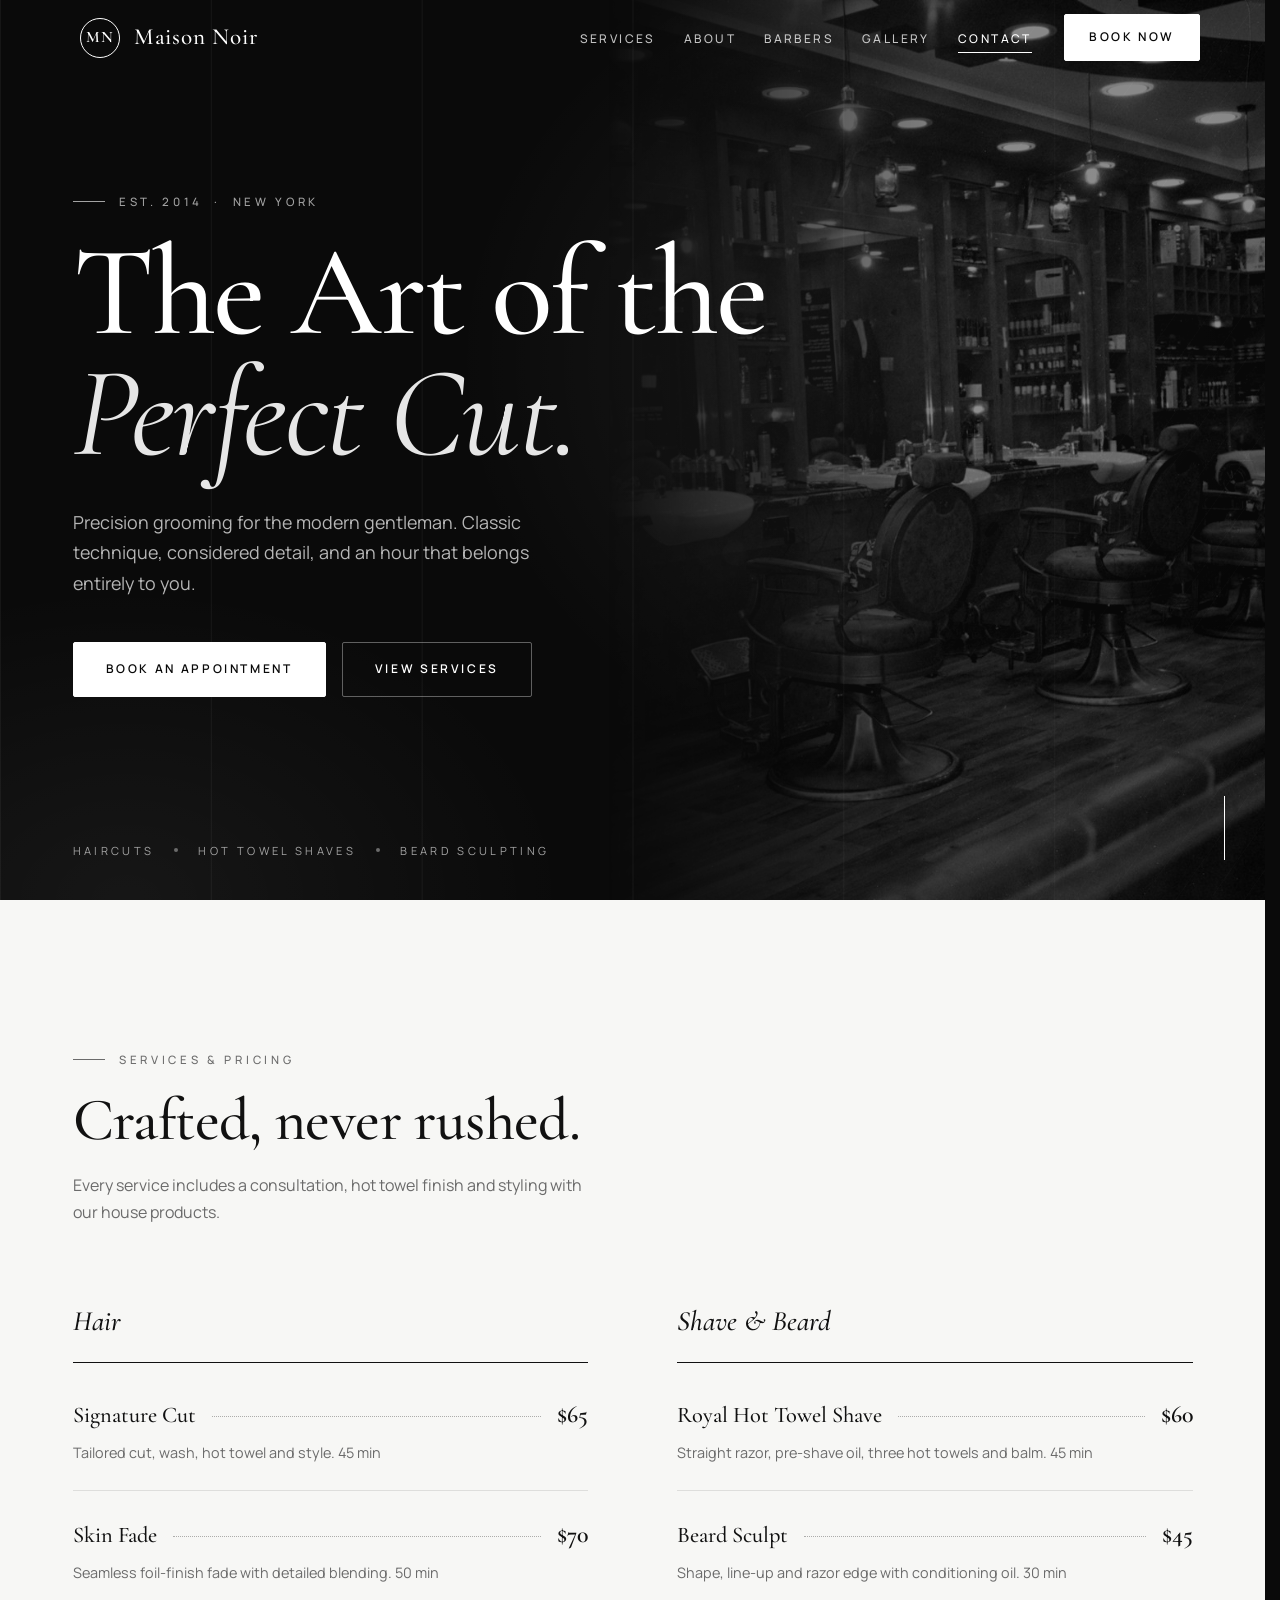
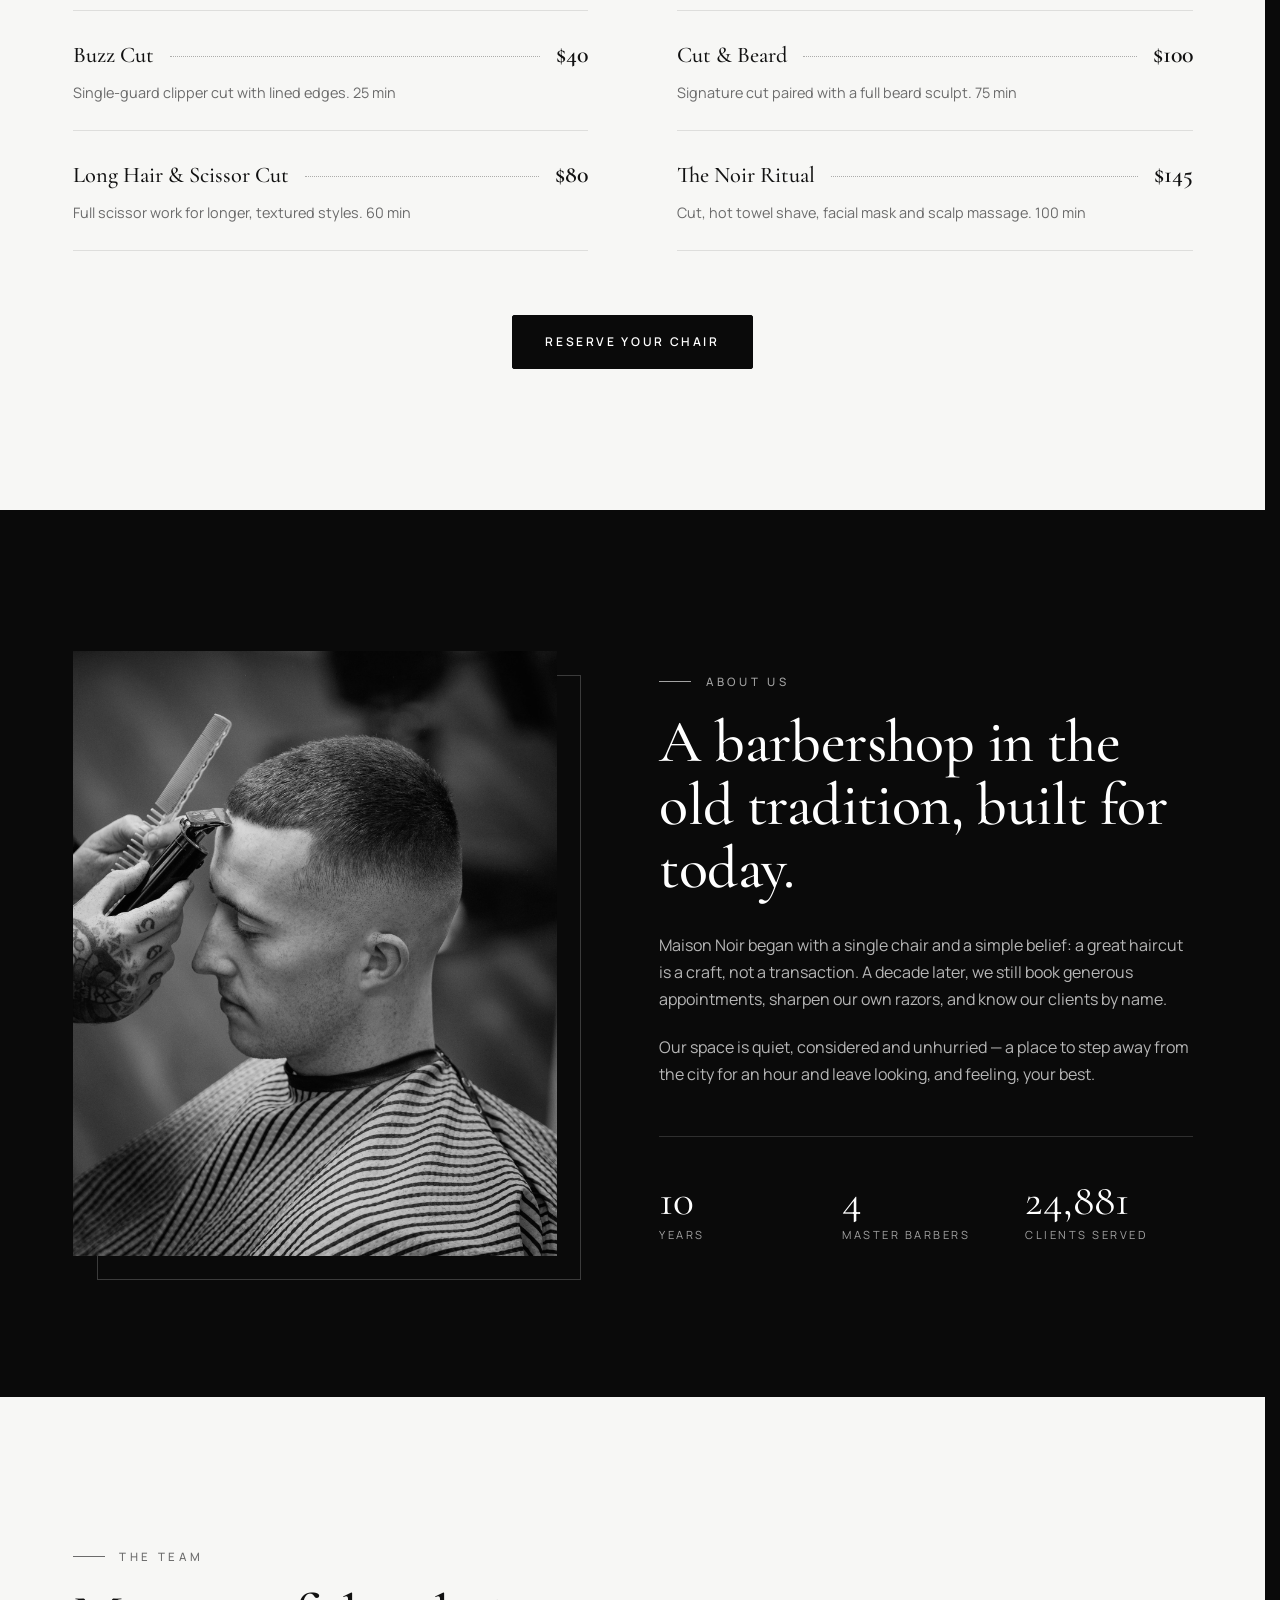
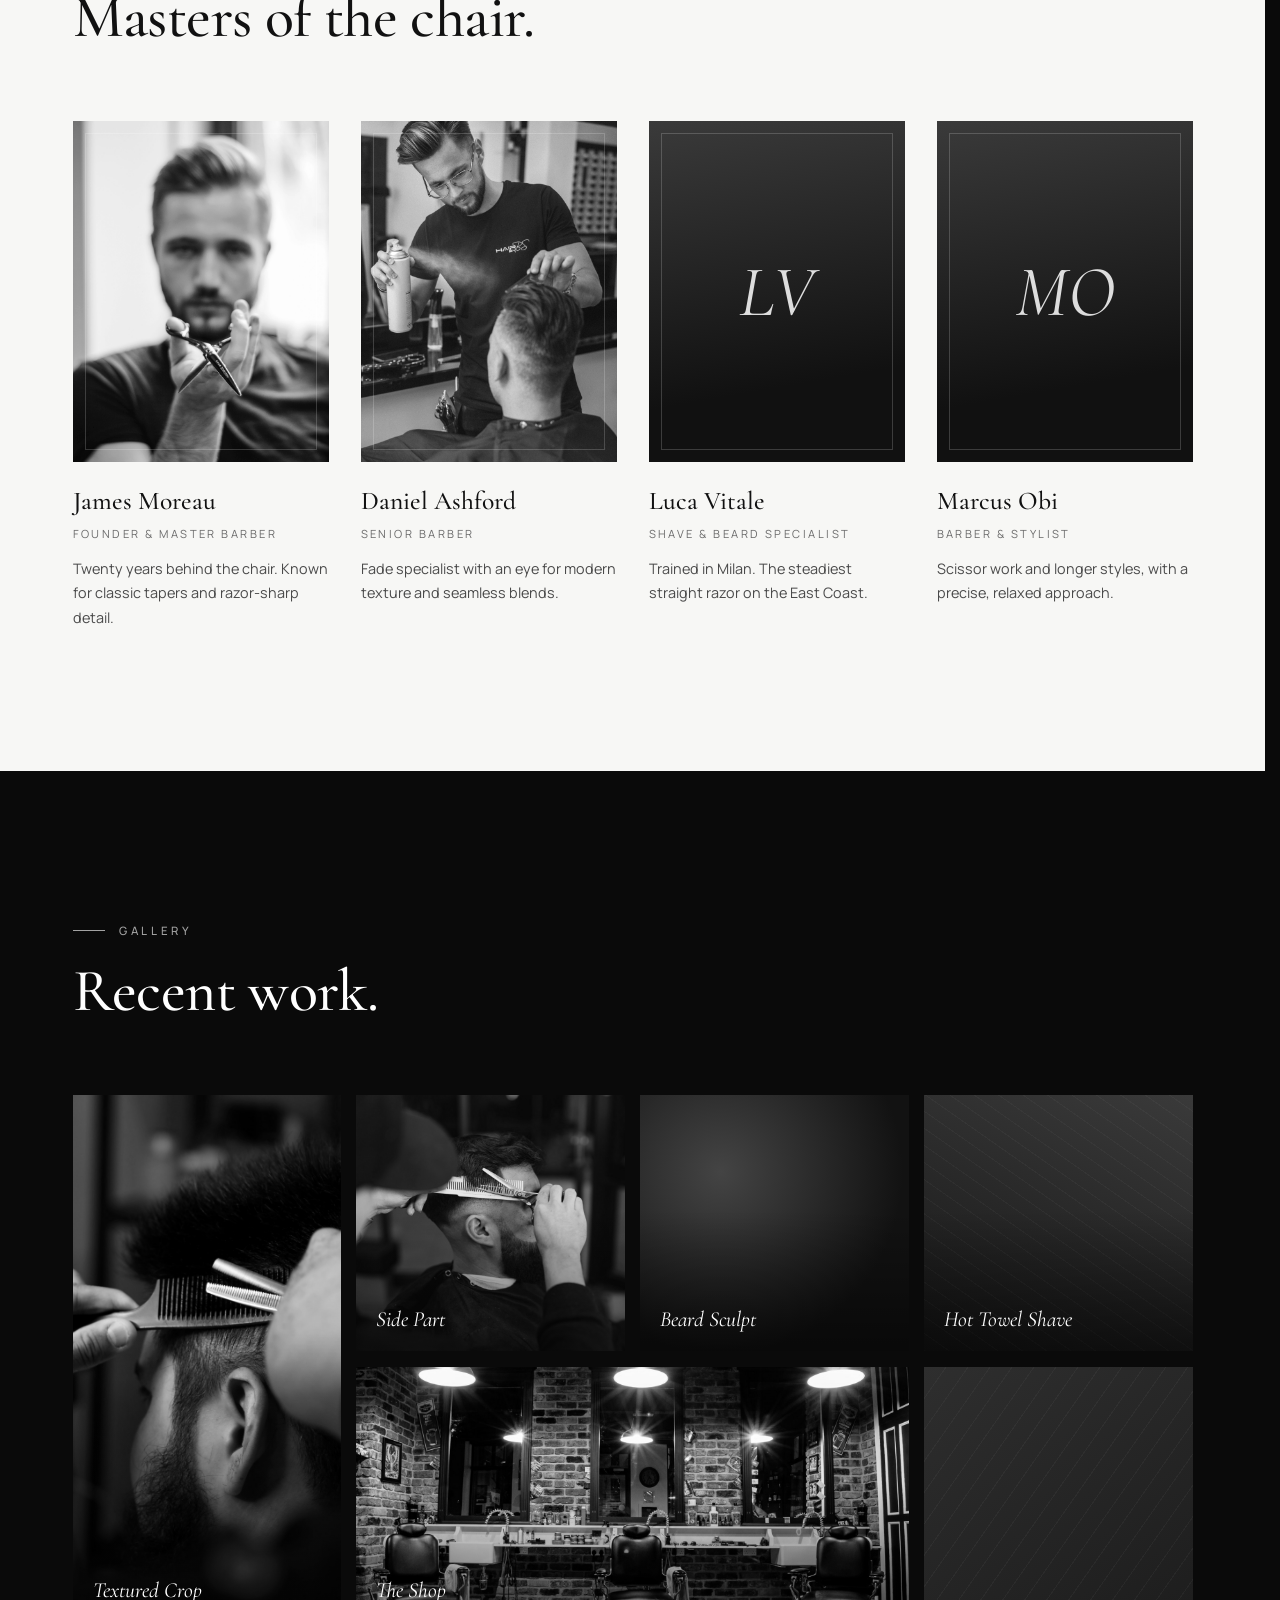
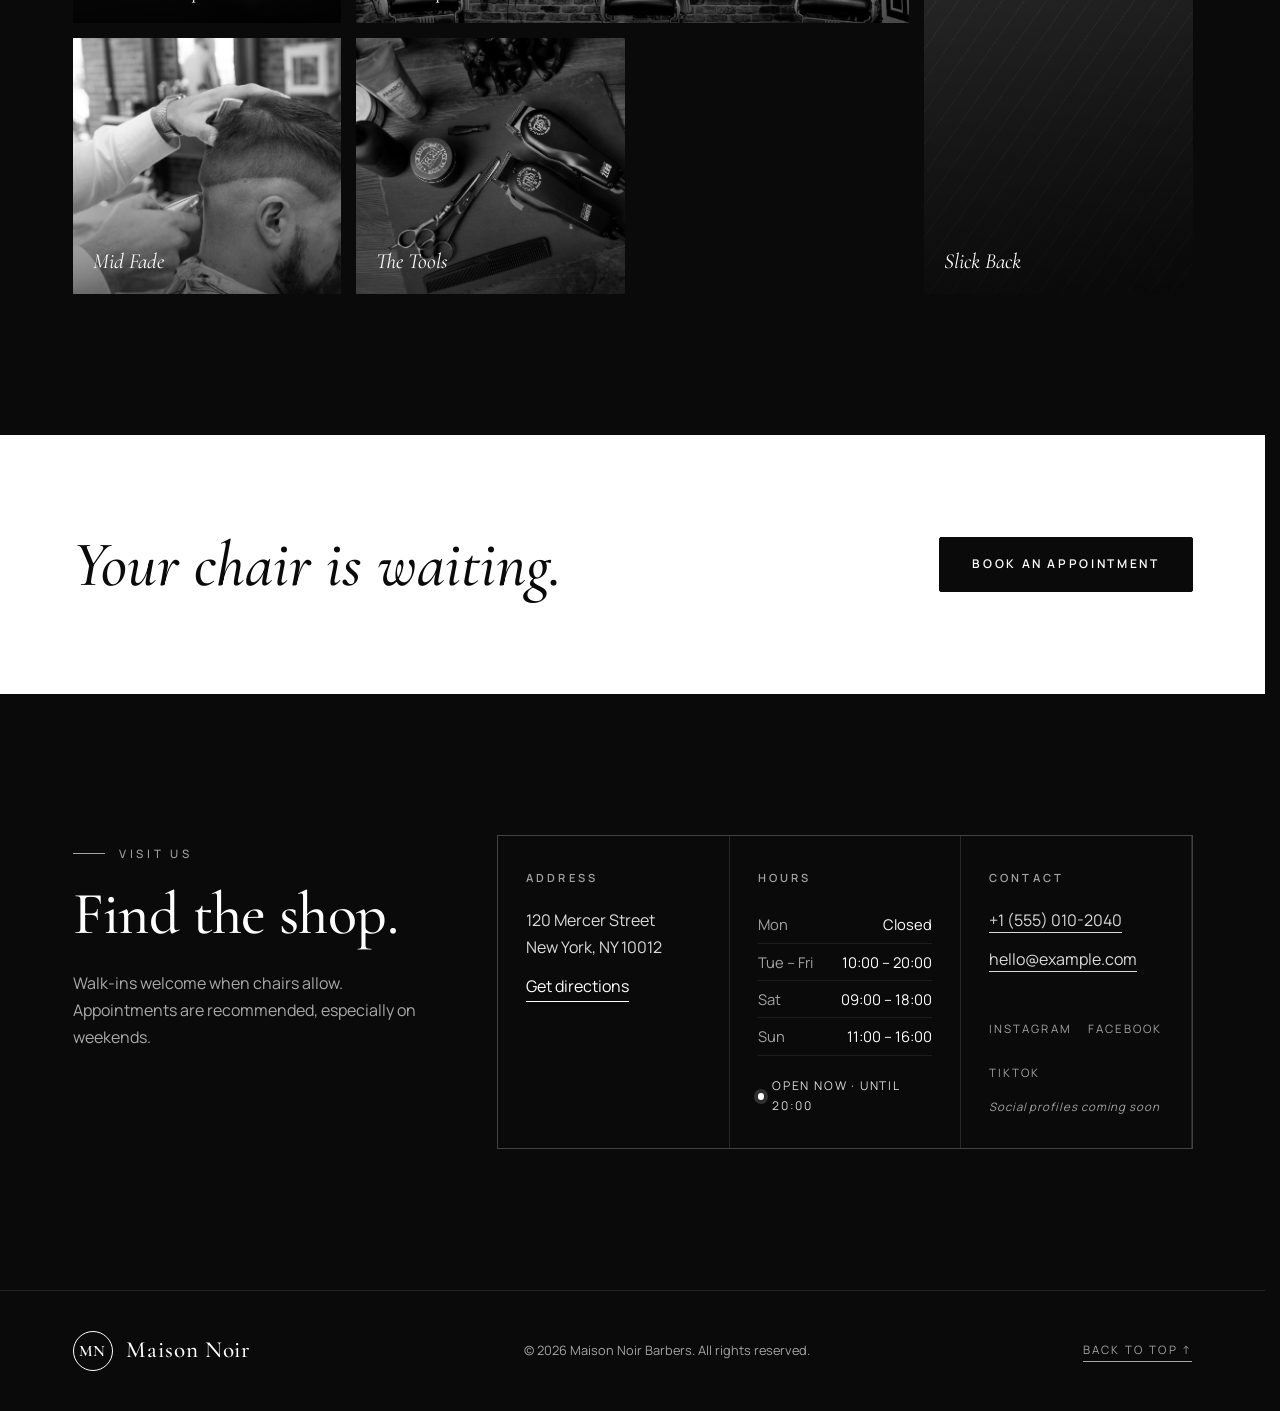
<file: index.html>
<!doctype html>
<html lang="en">
<head>
  <meta charset="utf-8">
  <meta name="viewport" content="width=device-width, initial-scale=1">
  <title>Maison Noir — Gentlemen's Barbershop</title>
  <meta name="description" content="Maison Noir is a premium gentlemen's barbershop offering precision haircuts, hot towel shaves and beard sculpting. Book your appointment online.">
  <meta name="theme-color" content="#0a0a0a">
  <link rel="canonical" href="https://www.example.com/">

  <!-- Open Graph -->
  <meta property="og:type" content="website">
  <meta property="og:title" content="Maison Noir — Gentlemen's Barbershop">
  <meta property="og:description" content="Precision cuts, hot towel shaves and beard sculpting in a refined, timeless setting.">
  <meta property="og:url" content="https://www.example.com/">
  <meta property="og:image" content="https://www.example.com/og-image.jpg">
  <meta name="twitter:card" content="summary_large_image">

  <link rel="icon" href="favicon.svg" type="image/svg+xml">
  <link rel="apple-touch-icon" href="apple-touch-icon.png">
  <script>
    (function (root) {
      // Enables scroll-reveal styling. Safety net: if script.js fails to load
      // or run, remove the class so all content stays visible.
      root.classList.add("js");
      window.setTimeout(function () {
        if (!root.classList.contains("js-ready")) root.classList.remove("js");
      }, 3000);
    })(document.documentElement);
  </script>

  <link rel="preconnect" href="https://fonts.googleapis.com">
  <link rel="preconnect" href="https://fonts.gstatic.com" crossorigin>
  <!-- Fonts load without blocking first render (text shows in the fallback font, then swaps).
       Only the weights the design uses are requested. -->
  <link rel="preload" as="style" href="https://fonts.googleapis.com/css2?family=Cormorant+Garamond:ital,wght@0,400;0,500;0,600;1,400;1,500&family=Manrope:wght@400;500;600&display=swap">
  <link rel="stylesheet" href="https://fonts.googleapis.com/css2?family=Cormorant+Garamond:ital,wght@0,400;0,500;0,600;1,400;1,500&family=Manrope:wght@400;500;600&display=swap" media="print" onload="this.media='all'">
  <noscript><link rel="stylesheet" href="https://fonts.googleapis.com/css2?family=Cormorant+Garamond:ital,wght@0,400;0,500;0,600;1,400;1,500&family=Manrope:wght@400;500;600&display=swap"></noscript>

  <link rel="stylesheet" href="styles.css">

  <script type="application/ld+json">
  {
    "@context": "https://schema.org",
    "@type": "BarberShop",
    "name": "Maison Noir",
    "url": "https://www.example.com/",
    "telephone": "+1-555-010-2040",
    "email": "hello@example.com",
    "priceRange": "$$$",
    "address": {
      "@type": "PostalAddress",
      "streetAddress": "120 Mercer Street",
      "addressLocality": "New York",
      "addressRegion": "NY",
      "postalCode": "10012",
      "addressCountry": "US"
    },
    "openingHoursSpecification": [
      { "@type": "OpeningHoursSpecification", "dayOfWeek": ["Tuesday","Wednesday","Thursday","Friday"], "opens": "10:00", "closes": "20:00" },
      { "@type": "OpeningHoursSpecification", "dayOfWeek": "Saturday", "opens": "09:00", "closes": "18:00" },
      { "@type": "OpeningHoursSpecification", "dayOfWeek": "Sunday", "opens": "11:00", "closes": "16:00" }
    ]
  }
  </script>
</head>
<body>
  <a class="skip-link" href="#main">Skip to content</a>

  <!-- ============ HEADER ============ -->
  <!-- Links to "#top" scroll to the top of the page natively (no element may use id="top"). -->
  <header class="site-header">
    <div class="container header-inner">
      <a href="#top" class="brand" aria-label="Maison Noir home">
        <span class="brand-mark" aria-hidden="true">MN</span>
        <span class="brand-name">Maison Noir</span>
      </a>

      <nav class="nav" id="primary-nav" aria-label="Primary">
        <ul class="nav-list">
          <li><a href="#services">Services</a></li>
          <li><a href="#about">About</a></li>
          <li><a href="#team">Barbers</a></li>
          <li><a href="#gallery">Gallery</a></li>
          <li><a href="#contact">Contact</a></li>
        </ul>
        <button type="button" class="btn btn-light nav-cta" data-open-booking>Book Now</button>
      </nav>

      <button type="button" class="nav-toggle" aria-controls="primary-nav" aria-expanded="false" aria-label="Open menu">
        <span></span><span></span>
      </button>
    </div>
  </header>

  <main id="main">
    <!-- ============ HERO ============ -->
    <section class="hero" aria-labelledby="hero-title">
      <div class="hero-bg" aria-hidden="true">
        <div class="hero-lines"></div>
      </div>
      <img class="hero-photo" src="assets/images/hero.jpg" width="1600" height="1096"
           alt="Dimly lit luxury barbershop interior with a row of leather barber chairs facing illuminated mirrors"
           fetchpriority="high" decoding="async">
      <div class="container hero-content">
        <p class="eyebrow reveal">Est. 2014 &nbsp;·&nbsp; New York</p>
        <h1 id="hero-title" class="hero-title reveal">
          The Art of the<br><em>Perfect Cut.</em>
        </h1>
        <p class="hero-lead reveal">
          Precision grooming for the modern gentleman. Classic technique, considered detail,
          and an hour that belongs entirely to you.
        </p>
        <div class="hero-actions reveal">
          <button type="button" class="btn btn-light" data-open-booking>Book an Appointment</button>
          <a href="#services" class="btn btn-ghost">View Services</a>
        </div>
      </div>
      <div class="hero-meta container" aria-hidden="true">
        <span>Haircuts</span><span class="dot"></span>
        <span>Hot Towel Shaves</span><span class="dot"></span>
        <span>Beard Sculpting</span>
      </div>
      <a href="#services" class="scroll-cue" aria-label="Scroll to services"><span></span></a>
    </section>

    <!-- ============ SERVICES ============ -->
    <section class="section services" id="services" aria-labelledby="services-title">
      <div class="container">
        <header class="section-head reveal">
          <p class="eyebrow">Services &amp; Pricing</p>
          <h2 id="services-title" class="section-title">Crafted, never rushed.</h2>
          <p class="section-lead">Every service includes a consultation, hot towel finish and styling with our house products.</p>
        </header>

        <div class="services-grid">
          <div class="service-group reveal">
            <h3 class="service-group-title">Hair</h3>
            <ul class="price-list">
              <li class="price-item">
                <div class="price-row"><span class="price-name">Signature Cut</span><span class="price-fill"></span><span class="price-value">$65</span></div>
                <p class="price-desc">Tailored cut, wash, hot towel and style. 45 min</p>
              </li>
              <li class="price-item">
                <div class="price-row"><span class="price-name">Skin Fade</span><span class="price-fill"></span><span class="price-value">$70</span></div>
                <p class="price-desc">Seamless foil-finish fade with detailed blending. 50 min</p>
              </li>
              <li class="price-item">
                <div class="price-row"><span class="price-name">Buzz Cut</span><span class="price-fill"></span><span class="price-value">$40</span></div>
                <p class="price-desc">Single-guard clipper cut with lined edges. 25 min</p>
              </li>
              <li class="price-item">
                <div class="price-row"><span class="price-name">Long Hair &amp; Scissor Cut</span><span class="price-fill"></span><span class="price-value">$80</span></div>
                <p class="price-desc">Full scissor work for longer, textured styles. 60 min</p>
              </li>
            </ul>
          </div>

          <div class="service-group reveal">
            <h3 class="service-group-title">Shave &amp; Beard</h3>
            <ul class="price-list">
              <li class="price-item">
                <div class="price-row"><span class="price-name">Royal Hot Towel Shave</span><span class="price-fill"></span><span class="price-value">$60</span></div>
                <p class="price-desc">Straight razor, pre-shave oil, three hot towels and balm. 45 min</p>
              </li>
              <li class="price-item">
                <div class="price-row"><span class="price-name">Beard Sculpt</span><span class="price-fill"></span><span class="price-value">$45</span></div>
                <p class="price-desc">Shape, line-up and razor edge with conditioning oil. 30 min</p>
              </li>
              <li class="price-item">
                <div class="price-row"><span class="price-name">Cut &amp; Beard</span><span class="price-fill"></span><span class="price-value">$100</span></div>
                <p class="price-desc">Signature cut paired with a full beard sculpt. 75 min</p>
              </li>
              <li class="price-item">
                <div class="price-row"><span class="price-name">The Noir Ritual</span><span class="price-fill"></span><span class="price-value">$145</span></div>
                <p class="price-desc">Cut, hot towel shave, facial mask and scalp massage. 100 min</p>
              </li>
            </ul>
          </div>
        </div>

        <div class="services-cta reveal">
          <button type="button" class="btn btn-dark" data-open-booking>Reserve Your Chair</button>
        </div>
      </div>
    </section>

    <!-- ============ ABOUT ============ -->
    <section class="section about" id="about" aria-labelledby="about-title">
      <div class="container about-grid">
        <div class="about-visual reveal">
          <div class="about-frame">
            <img src="assets/images/about.jpg" width="1600" height="2000"
                 alt="Close-up of a barber's tattooed hands using clippers and a comb to fade a client's short haircut"
                 loading="lazy" decoding="async">
          </div>
        </div>
        <div class="about-copy">
          <p class="eyebrow reveal">About Us</p>
          <h2 id="about-title" class="section-title reveal">A barbershop in the old tradition, built for today.</h2>
          <p class="reveal">
            Maison Noir began with a single chair and a simple belief: a great haircut is a
            craft, not a transaction. A decade later, we still book generous appointments,
            sharpen our own razors, and know our clients by name.
          </p>
          <p class="reveal">
            Our space is quiet, considered and unhurried — a place to step away from the city
            for an hour and leave looking, and feeling, your best.
          </p>
          <dl class="stats reveal">
            <div><dt>Years</dt><dd data-count="10">10</dd></div>
            <div><dt>Master Barbers</dt><dd data-count="4">4</dd></div>
            <div><dt>Clients Served</dt><dd data-count="25000" data-suffix="+">25,000+</dd></div>
          </dl>
        </div>
      </div>
    </section>

    <!-- ============ TEAM ============ -->
    <section class="section team" id="team" aria-labelledby="team-title">
      <div class="container">
        <header class="section-head reveal">
          <p class="eyebrow">The Team</p>
          <h2 id="team-title" class="section-title">Masters of the chair.</h2>
        </header>

        <div class="team-grid">
          <article class="barber reveal">
            <div class="barber-portrait" data-initials="JM">
              <img src="assets/images/team-james.jpg" width="1600" height="2000"
                   alt="Portrait of James Moreau, a bearded barber holding a pair of scissors"
                   loading="lazy" decoding="async">
            </div>
            <div class="barber-info">
              <h3>James Moreau</h3>
              <p class="barber-role">Founder &amp; Master Barber</p>
              <p class="barber-bio">Twenty years behind the chair. Known for classic tapers and razor-sharp detail.</p>
            </div>
          </article>

          <article class="barber reveal">
            <div class="barber-portrait" data-initials="DA">
              <img src="assets/images/team-daniel.jpg" width="1600" height="2400"
                   alt="Portrait of Daniel Ashford, a barber in glasses and a black T-shirt styling a client's hair"
                   loading="lazy" decoding="async">
            </div>
            <div class="barber-info">
              <h3>Daniel Ashford</h3>
              <p class="barber-role">Senior Barber</p>
              <p class="barber-bio">Fade specialist with an eye for modern texture and seamless blends.</p>
            </div>
          </article>

          <article class="barber reveal">
            <div class="barber-portrait" data-initials="LV">
              <img src="assets/images/team-luca.jpg" width="1600" height="2400"
                   alt="Portrait of Luca Vitale, a barber dressed in black holding a straight razor"
                   loading="lazy" decoding="async">
            </div>
            <div class="barber-info">
              <h3>Luca Vitale</h3>
              <p class="barber-role">Shave &amp; Beard Specialist</p>
              <p class="barber-bio">Trained in Milan. The steadiest straight razor on the East Coast.</p>
            </div>
          </article>

          <article class="barber reveal">
            <div class="barber-portrait" data-initials="MO">
              <img src="assets/images/team-marcus.jpg" width="1600" height="2400"
                   alt="Portrait of Marcus Obi, a tattooed barber in a black apron"
                   loading="lazy" decoding="async">
            </div>
            <div class="barber-info">
              <h3>Marcus Obi</h3>
              <p class="barber-role">Barber &amp; Stylist</p>
              <p class="barber-bio">Scissor work and longer styles, with a precise, relaxed approach.</p>
            </div>
          </article>
        </div>
      </div>
    </section>

    <!-- ============ GALLERY ============ -->
    <section class="section gallery" id="gallery" aria-labelledby="gallery-title">
      <div class="container">
        <header class="section-head reveal">
          <p class="eyebrow">Gallery</p>
          <h2 id="gallery-title" class="section-title">Recent work.</h2>
        </header>

        <!-- Gallery photos: Unsplash (unsplash.com), free under the Unsplash License. -->
        <ul class="gallery-grid">
          <li class="g-tall"><button type="button" class="gallery-item" data-caption="Textured crop, low skin fade"><img src="assets/images/gallery-1.jpg" width="1600" height="2400" alt="Barber trimming a client's hair with thinning shears and a comb" loading="lazy" decoding="async" data-full="assets/images/gallery-1.jpg"><span class="g-label">Textured Crop</span></button></li>
          <li><button type="button" class="gallery-item" data-caption="Classic side part with scissor finish"><img src="assets/images/gallery-2.jpg" width="1600" height="2000" alt="Barber cutting a client's hair with scissors and a comb" loading="lazy" decoding="async" data-full="assets/images/gallery-2.jpg"><span class="g-label">Side Part</span></button></li>
          <li><button type="button" class="gallery-item" data-caption="Full beard sculpt with razor line"><img src="assets/images/gallery-3.jpg" width="1600" height="2409" alt="Black and white photo of a barber trimming a man's beard with scissors" loading="lazy" decoding="async" data-full="assets/images/gallery-3.jpg"><span class="g-label">Beard Sculpt</span></button></li>
          <li class="g-wide"><button type="button" class="gallery-item" data-caption="The shop floor on Mercer Street"><img src="assets/images/gallery-4.jpg" width="1600" height="1063" alt="Row of black leather barber chairs in front of a brick wall and mirrors" loading="lazy" decoding="async" data-full="assets/images/gallery-4.jpg"><span class="g-label">The Shop</span></button></li>
          <li><button type="button" class="gallery-item" data-caption="Royal hot towel shave"><img src="assets/images/gallery-5.jpg" width="1600" height="1067" alt="Client reclined in a barber's chair during a shave" loading="lazy" decoding="async" data-full="assets/images/gallery-5.jpg"><span class="g-label">Hot Towel Shave</span></button></li>
          <li class="g-tall"><button type="button" class="gallery-item" data-caption="Slick back with tapered sides"><img src="assets/images/gallery-6.jpg" width="1600" height="2400" alt="Barber styling a client's combed-back hair with tapered sides" loading="lazy" decoding="async" data-full="assets/images/gallery-6.jpg"><span class="g-label">Slick Back</span></button></li>
          <li><button type="button" class="gallery-item" data-caption="Mid fade with hard part"><img src="assets/images/gallery-7.jpg" width="1600" height="1067" alt="Barber cutting a fade on a bearded client with clippers" loading="lazy" decoding="async" data-full="assets/images/gallery-7.jpg"><span class="g-label">Mid Fade</span></button></li>
          <li><button type="button" class="gallery-item" data-caption="Tools of the trade"><img src="assets/images/gallery-8.jpg" width="1600" height="1067" alt="Hair clippers, scissors, a comb and grooming products on a slate board" loading="lazy" decoding="async" data-full="assets/images/gallery-8.jpg"><span class="g-label">The Tools</span></button></li>
        </ul>
      </div>
    </section>

    <!-- ============ BOOKING BANNER ============ -->
    <section class="cta-band" aria-labelledby="cta-title">
      <div class="container cta-inner reveal">
        <h2 id="cta-title" class="cta-title">Your chair is waiting.</h2>
        <button type="button" class="btn btn-light" data-open-booking>Book an Appointment</button>
      </div>
    </section>

    <!-- ============ CONTACT ============ -->
    <section class="section contact" id="contact" aria-labelledby="contact-title">
      <div class="container contact-grid">
        <div class="contact-intro reveal">
          <p class="eyebrow">Visit Us</p>
          <h2 id="contact-title" class="section-title">Find the shop.</h2>
          <p>Walk-ins welcome when chairs allow. Appointments are recommended, especially on weekends.</p>
        </div>

        <div class="contact-cards">
          <div class="contact-card reveal">
            <h3>Address</h3>
            <address>
              120 Mercer Street<br>
              New York, NY 10012
            </address>
            <a class="link-underline" href="https://maps.google.com/?q=120+Mercer+Street+New+York+NY+10012" target="_blank" rel="noopener">Get directions</a>
          </div>

          <div class="contact-card reveal">
            <h3>Hours</h3>
            <ul class="hours">
              <li><span>Mon</span><span>Closed</span></li>
              <li><span>Tue – Fri</span><span>10:00 – 20:00</span></li>
              <li><span>Sat</span><span>09:00 – 18:00</span></li>
              <li><span>Sun</span><span>11:00 – 16:00</span></li>
            </ul>
            <p class="open-status" id="open-status" aria-live="polite"></p>
          </div>

          <div class="contact-card reveal">
            <h3>Contact</h3>
            <p><a class="link-underline" href="tel:+15550102040">+1 (555) 010-2040</a></p>
            <p><a class="link-underline" href="mailto:hello@example.com">hello@example.com</a></p>
            <!--
              Social profiles are inactive until real URLs exist. To activate one, replace its
              <span class="is-inactive">…</span> with e.g.
              <a href="https://www.instagram.com/yourhandle" target="_blank" rel="noopener">Instagram</a>
              and remove the "coming soon" note once all are live.
            -->
            <ul class="socials" aria-describedby="socials-note">
              <li><span class="is-inactive">Instagram</span></li>
              <li><span class="is-inactive">Facebook</span></li>
              <li><span class="is-inactive">TikTok</span></li>
            </ul>
            <p class="socials-note" id="socials-note">Social profiles coming soon</p>
          </div>
        </div>
      </div>
    </section>
  </main>

  <!-- ============ FOOTER ============ -->
  <footer class="site-footer">
    <div class="container footer-inner">
      <a href="#top" class="brand">
        <span class="brand-mark" aria-hidden="true">MN</span>
        <span class="brand-name">Maison Noir</span>
      </a>
      <p class="footer-copy">&copy; <span id="year">2026</span> Maison Noir Barbers. All rights reserved.</p>
      <a href="#top" class="link-underline">Back to top ↑</a>
    </div>
  </footer>

  <!-- Floating mobile booking button -->
  <button type="button" class="fab-book" data-open-booking aria-label="Book an appointment">Book</button>

  <!-- ============ BOOKING MODAL ============ -->
  <div class="modal" id="booking-modal" role="dialog" aria-modal="true" aria-labelledby="booking-title" hidden>
    <div class="modal-backdrop" data-close-modal></div>
    <div class="modal-panel">
      <button type="button" class="modal-close" data-close-modal aria-label="Close booking form">&times;</button>

      <div class="booking-view" id="booking-form-view">
        <p class="eyebrow">Reservations</p>
        <h2 id="booking-title" class="modal-title">Book an Appointment</h2>

        <p class="booking-notice" id="booking-offline-note" hidden>
          Online booking is not connected yet. You can fill in this form and send it to us
          by email, or call <a class="link-underline" href="tel:+15550102040">+1 (555) 010-2040</a>.
        </p>

        <form class="booking-form" id="booking-form" novalidate>
          <div class="field">
            <label for="b-name">Full name</label>
            <input id="b-name" name="name" type="text" autocomplete="name" required>
            <span class="field-error" aria-live="polite"></span>
          </div>
          <div class="field-row">
            <div class="field">
              <label for="b-phone">Phone</label>
              <input id="b-phone" name="phone" type="tel" autocomplete="tel" required pattern="[0-9+\(\)\-\s]{7,}">
              <span class="field-error" aria-live="polite"></span>
            </div>
            <div class="field">
              <label for="b-email">Email</label>
              <input id="b-email" name="email" type="email" autocomplete="email" required>
              <span class="field-error" aria-live="polite"></span>
            </div>
          </div>
          <div class="field-row">
            <div class="field">
              <label for="b-service">Service</label>
              <select id="b-service" name="service" required>
                <option value="">Select a service</option>
                <optgroup label="Hair">
                  <option>Signature Cut — $65</option>
                  <option>Skin Fade — $70</option>
                  <option>Buzz Cut — $40</option>
                  <option>Long Hair &amp; Scissor Cut — $80</option>
                </optgroup>
                <optgroup label="Shave &amp; Beard">
                  <option>Royal Hot Towel Shave — $60</option>
                  <option>Beard Sculpt — $45</option>
                  <option>Cut &amp; Beard — $100</option>
                  <option>The Noir Ritual — $145</option>
                </optgroup>
              </select>
              <span class="field-error" aria-live="polite"></span>
            </div>
            <div class="field">
              <label for="b-barber">Barber</label>
              <select id="b-barber" name="barber">
                <option>No preference</option>
                <option>James Moreau</option>
                <option>Daniel Ashford</option>
                <option>Luca Vitale</option>
                <option>Marcus Obi</option>
              </select>
            </div>
          </div>
          <div class="field-row">
            <div class="field">
              <label for="b-date">Date</label>
              <input id="b-date" name="date" type="date" required>
              <span class="field-error" aria-live="polite"></span>
            </div>
            <div class="field">
              <label for="b-time">Time</label>
              <select id="b-time" name="time" required>
                <option value="">Select a date first</option>
              </select>
              <span class="field-error" aria-live="polite"></span>
            </div>
          </div>
          <div class="field">
            <label for="b-notes">Notes <span class="optional">(optional)</span></label>
            <textarea id="b-notes" name="notes" rows="3"></textarea>
          </div>
          <!-- Honeypot (spam protection) -->
          <div class="hp" aria-hidden="true">
            <label for="b-website">Website</label>
            <input id="b-website" name="website" type="text" tabindex="-1" autocomplete="off">
          </div>

          <button type="submit" class="btn btn-dark btn-block" id="booking-submit">Request Booking</button>
          <p class="form-note">We'll confirm your appointment by email or phone within a few hours.</p>
          <p class="form-status" id="form-status" role="alert"></p>
        </form>
      </div>

      <div class="booking-view booking-success" id="booking-success" hidden>
        <p class="eyebrow">Request received</p>
        <h2 class="modal-title" tabindex="-1">Thank you.</h2>
        <p id="success-summary"></p>
        <button type="button" class="btn btn-dark" data-close-modal>Done</button>
      </div>

      <!-- Shown when no booking endpoint is configured: nothing has been submitted. -->
      <div class="booking-view booking-unsent" id="booking-unsent" hidden>
        <p class="eyebrow">Not submitted</p>
        <h2 class="modal-title" tabindex="-1">Your request has not been sent.</h2>
        <p>
          Online booking is not connected yet, so we have <strong>not</strong> received this request.
          To book, send your details to us by email (your request is only received once you send
          the email) or call the shop.
        </p>
        <div class="unsent-actions">
          <a class="btn btn-dark" id="unsent-email" href="mailto:hello@example.com">Send by Email</a>
          <a class="btn btn-outline" href="tel:+15550102040">Call the Shop</a>
        </div>
        <button type="button" class="link-underline unsent-back" id="unsent-back">← Back to form</button>
      </div>
    </div>
  </div>

  <!-- ============ LIGHTBOX ============ -->
  <div class="lightbox" id="lightbox" role="dialog" aria-modal="true" aria-label="Gallery" aria-describedby="lightbox-help" hidden>
    <p class="sr-only" id="lightbox-help">Use the left and right arrow keys or swipe to browse. Press Escape to close.</p>
    <p class="sr-only" id="lightbox-status" aria-live="polite" aria-atomic="true"></p>
    <button type="button" class="lightbox-close" aria-label="Close gallery">&times;</button>
    <button type="button" class="lightbox-nav prev" aria-label="Previous image">‹</button>
    <figure class="lightbox-figure">
      <div class="lightbox-media"></div>
      <figcaption>
        <span class="lightbox-count" aria-hidden="true"></span>
        <span class="lightbox-caption"></span>
      </figcaption>
    </figure>
    <button type="button" class="lightbox-nav next" aria-label="Next image">›</button>
  </div>

  <script src="script.js" defer onerror="document.documentElement.classList.remove('js')"></script>
</body>
</html>
</file>
<file: styles.css>
/* ==========================================================================
   Maison Noir — Premium Barbershop
   ========================================================================== */

:root {
  --black: #0a0a0a;
  --ink: #111111;
  --charcoal: #1a1a1a;
  --graphite: #2a2a2a;
  --smoke: #6b6b6b;
  --ash: #a3a3a3;
  --mist: #e6e6e6;
  --paper: #f7f7f5;
  --white: #ffffff;

  --font-display: "Cormorant Garamond", "Times New Roman", serif;
  --font-body: "Manrope", system-ui, -apple-system, "Segoe UI", Roboto, sans-serif;

  --container: 1200px;
  --gutter: clamp(1rem, 4vw, 2.5rem);
  --section-y: clamp(5rem, 11vw, 9rem);
  --header-h: 76px;

  --ease: cubic-bezier(0.22, 1, 0.36, 1);
  --radius: 2px;
}

/* ---------- Reset ---------- */
*, *::before, *::after { box-sizing: border-box; }
* { margin: 0; }
html {
  scroll-behavior: smooth; scroll-padding-top: var(--header-h); -webkit-text-size-adjust: 100%;
  /* Reserve the scrollbar's space so opening an overlay never shifts the layout. */
  scrollbar-gutter: stable;
}
body {
  font-family: var(--font-body);
  font-size: 1rem;
  line-height: 1.7;
  font-weight: 400;
  color: var(--white);
  background: var(--black);
  -webkit-font-smoothing: antialiased;
  -moz-osx-font-smoothing: grayscale;
  overflow-x: hidden;
  overflow-x: clip; /* clips decorative overflow without creating a scroll container */
}
/* Scroll lock used by the menu, booking form and lightbox (top offset is set in script.js).
   position:fixed is required for iOS Safari, which ignores overflow:hidden on body. */
body.is-locked {
  position: fixed; left: 0; right: 0; width: 100%;
  overflow: hidden;
  padding-right: var(--lock-gap, 0px);
}
.scroll-sentinel { position: absolute; top: 0; left: 0; width: 1px; height: 20px; pointer-events: none; visibility: hidden; }
img, svg { display: block; max-width: 100%; }
img { height: auto; }
a { color: inherit; text-decoration: none; }
ul { list-style: none; padding: 0; }
button, input, select, textarea { font: inherit; color: inherit; }
button { cursor: pointer; background: none; border: 0; }
address { font-style: normal; }
[hidden] { display: none !important; }

/* Focus indicators: 2px ring in the current text colour, which always contrasts
   with the section background in this monochrome palette. */
:focus-visible { outline: 2px solid currentColor; outline-offset: 3px; }
.btn:focus-visible { outline-offset: 4px; }
.gallery-item:focus-visible { outline: 2px solid var(--white); outline-offset: 3px; }
.modal-title:focus-visible, .modal-title:focus { outline: none; }

.sr-only {
  position: absolute !important; width: 1px; height: 1px; padding: 0; margin: -1px;
  overflow: hidden; clip: rect(0 0 0 0); clip-path: inset(50%); white-space: nowrap; border: 0;
}

.skip-link {
  position: absolute; left: 1rem; top: -100px; z-index: 1000;
  background: var(--white); color: var(--black); padding: .75rem 1.25rem;
  font-size: .85rem; letter-spacing: .1em; text-transform: uppercase;
}
.skip-link:focus { top: 1rem; outline: 2px solid var(--white); outline-offset: 3px; }

.container { width: 100%; max-width: var(--container); margin-inline: auto; padding-inline: var(--gutter); }

/* ---------- Typography ---------- */
.eyebrow {
  font-family: var(--font-body);
  font-size: .72rem;
  font-weight: 500;
  letter-spacing: .32em;
  text-transform: uppercase;
  color: var(--ash);
  margin-bottom: 1.25rem;
  display: inline-flex; align-items: center; gap: .9rem;
}
.eyebrow::before { content: ""; width: 32px; height: 1px; background: currentColor; }

.section-title {
  font-family: var(--font-display);
  font-weight: 500;
  font-size: clamp(2.25rem, 5vw, 3.75rem);
  line-height: 1.05;
  letter-spacing: -.01em;
}
.section-head { margin-bottom: clamp(3rem, 6vw, 4.5rem); max-width: 640px; }
.section-lead { margin-top: 1.25rem; color: var(--smoke); max-width: 52ch; }

/* ---------- Buttons ---------- */
.btn {
  display: inline-flex; align-items: center; justify-content: center; gap: .6rem;
  padding: 1rem 2rem;
  font-size: .75rem; font-weight: 600; letter-spacing: .22em; text-transform: uppercase;
  border: 1px solid currentColor; border-radius: var(--radius);
  position: relative; overflow: hidden; isolation: isolate;
  transition: color .45s var(--ease), border-color .45s var(--ease), background-color .45s var(--ease);
  white-space: nowrap;
}
.btn::after {
  content: ""; position: absolute; inset: 0; z-index: -1;
  transform: scaleY(0); transform-origin: bottom;
  transition: transform .45s var(--ease);
}
.btn:hover::after, .btn:focus-visible::after { transform: scaleY(1); }

.btn-light { background: var(--white); color: var(--black); border-color: var(--white); }
.btn-light::after { background: var(--black); }
.btn-light:hover, .btn-light:focus-visible { color: var(--white); }

.btn-dark { background: var(--black); color: var(--white); border-color: var(--black); }
.btn-dark::after { background: var(--white); }
.btn-dark:hover, .btn-dark:focus-visible { color: var(--black); }

.btn-ghost { color: var(--white); border-color: rgba(255,255,255,.35); }
.btn-ghost::after { background: var(--white); }
.btn-ghost:hover, .btn-ghost:focus-visible { color: var(--black); border-color: var(--white); }

.btn-outline { background: transparent; color: var(--ink); border-color: var(--ink); }
.btn-outline::after { background: var(--ink); }
.btn-outline:hover, .btn-outline:focus-visible { color: var(--white); }

.btn-block { width: 100%; }

.link-underline {
  background: linear-gradient(currentColor, currentColor) left bottom / 100% 1px no-repeat;
  padding-bottom: 2px;
  transition: background-size .4s var(--ease);
}
.link-underline:hover { background-size: 0 1px; background-position: right bottom; }

/* ---------- Header ---------- */
.site-header {
  position: fixed; inset: 0 0 auto 0; z-index: 100;
  height: var(--header-h);
  transition: background-color .4s var(--ease), border-color .4s var(--ease), height .4s var(--ease);
  border-bottom: 1px solid transparent;
  padding-right: var(--lock-gap, 0px);
}
.site-header.is-scrolled {
  background: rgba(10,10,10,.85);
  -webkit-backdrop-filter: saturate(140%) blur(14px);
  backdrop-filter: saturate(140%) blur(14px);
  border-color: rgba(255,255,255,.08);
}
/* backdrop-filter creates a containing block for fixed children; drop it while the mobile menu is open */
.site-header.nav-open { -webkit-backdrop-filter: none; backdrop-filter: none; background: transparent; border-color: transparent; }
.site-header .brand { position: relative; z-index: 110; }
.header-inner { height: 100%; display: flex; align-items: center; justify-content: space-between; gap: 2rem; }

.brand { display: inline-flex; align-items: center; gap: .85rem; }
.brand-mark {
  width: 40px; height: 40px; display: grid; place-items: center;
  border: 1px solid currentColor; border-radius: 50%;
  font-family: var(--font-display); font-size: 1rem; font-weight: 600; letter-spacing: .05em;
}
.brand-name { font-family: var(--font-display); font-size: 1.45rem; font-weight: 500; letter-spacing: .04em; }

.nav { display: flex; align-items: center; gap: clamp(1.5rem, 2.5vw, 2.5rem); }
.nav-list { display: flex; gap: clamp(1.25rem, 2.2vw, 2.25rem); }
.nav-list a {
  font-size: .75rem; font-weight: 500; letter-spacing: .2em; text-transform: uppercase;
  color: rgba(255,255,255,.75); position: relative; padding: .25rem 0;
  transition: color .3s;
}
.nav-list a::after {
  content: ""; position: absolute; left: 0; bottom: -2px; height: 1px; width: 100%;
  background: currentColor; transform: scaleX(0); transform-origin: right;
  transition: transform .4s var(--ease);
}
.nav-list a:hover, .nav-list a.is-active { color: var(--white); }
.nav-list a:hover::after, .nav-list a.is-active::after { transform: scaleX(1); transform-origin: left; }
.nav-cta { padding: .8rem 1.5rem; }

.nav-toggle { display: none; width: 44px; height: 44px; position: relative; z-index: 110; }
.nav-toggle span {
  position: absolute; left: 10px; right: 10px; height: 1px; background: var(--white);
  transition: transform .4s var(--ease), top .4s var(--ease);
}
.nav-toggle span:first-child { top: 18px; }
.nav-toggle span:last-child { top: 26px; }
.nav-toggle[aria-expanded="true"] span:first-child { top: 22px; transform: rotate(45deg); }
.nav-toggle[aria-expanded="true"] span:last-child { top: 22px; transform: rotate(-45deg); }

/* ---------- Hero ---------- */
.hero {
  position: relative; min-height: 100vh; min-height: 100svh;
  display: flex; flex-direction: column; justify-content: center;
  padding-top: var(--header-h); padding-bottom: 6rem;
  overflow: hidden; background: var(--black);
}
.hero-bg { position: absolute; inset: 0; }
.hero-bg::before {
  content: ""; position: absolute; inset: 0;
  background:
    radial-gradient(ellipse 60% 70% at 78% 40%, rgba(255,255,255,.09), transparent 70%),
    radial-gradient(ellipse 50% 50% at 10% 100%, rgba(255,255,255,.05), transparent 70%);
}
.hero-bg::after {
  /* Barber-pole inspired diagonal stripe, monochrome */
  content: ""; position: absolute; right: -10%; top: -20%; width: 55%; height: 140%;
  background: repeating-linear-gradient(-55deg, rgba(255,255,255,.035) 0 1px, transparent 1px 28px);
  -webkit-mask-image: linear-gradient(to left, #000 20%, transparent);
  mask-image: linear-gradient(to left, #000 20%, transparent);
}
.hero-lines {
  position: absolute; inset: 0;
  background-image: linear-gradient(to right, rgba(255,255,255,.05) 1px, transparent 1px);
  background-size: calc(100% / 6) 100%;
}
.hero-photo {
  position: absolute; top: 0; right: 0; bottom: 0; width: 52%; height: 100%;
  object-fit: cover; object-position: center;
  filter: grayscale(1) contrast(1.08) brightness(.85); opacity: .6;
  -webkit-mask-image: linear-gradient(to left, #000 45%, transparent);
  mask-image: linear-gradient(to left, #000 45%, transparent);
  pointer-events: none;
}
.hero-content { position: relative; }
.hero-title {
  font-family: var(--font-display);
  font-weight: 500;
  font-size: clamp(3.2rem, 10vw, 8.5rem);
  line-height: .95;
  letter-spacing: -.02em;
  margin-bottom: 2rem;
}
.hero-title em { font-style: italic; font-weight: 400; color: var(--mist); }
.hero-lead { max-width: 46ch; color: rgba(255,255,255,.7); font-size: clamp(1rem, 1.4vw, 1.125rem); margin-bottom: 2.75rem; }
.hero-actions { display: flex; flex-wrap: wrap; gap: 1rem; }

.hero-meta {
  position: absolute; left: 0; right: 0; bottom: 2.5rem;
  display: flex; align-items: center; gap: 1.25rem;
  font-size: .7rem; letter-spacing: .3em; text-transform: uppercase; color: var(--ash);
}
.hero-meta .dot { width: 4px; height: 4px; border-radius: 50%; background: var(--smoke); }

.scroll-cue {
  position: absolute; right: var(--gutter); bottom: 2.5rem;
  width: 1px; height: 64px; background: rgba(255,255,255,.2); overflow: hidden;
}
.scroll-cue span {
  position: absolute; inset: 0; background: var(--white);
  animation: scrollCue 2.2s var(--ease) infinite;
}
@keyframes scrollCue {
  0% { transform: translateY(-100%); }
  60%, 100% { transform: translateY(100%); }
}

/* ---------- Sections ---------- */
.section { padding-block: var(--section-y); position: relative; }
.services, .team { background: var(--paper); color: var(--ink); }
.services .eyebrow, .team .eyebrow { color: var(--smoke); }
.about, .gallery, .contact { background: var(--black); }
.about .section-lead, .gallery .section-lead { color: var(--ash); }

/* ---------- Services ---------- */
.services-grid { display: grid; grid-template-columns: repeat(2, 1fr); gap: clamp(3rem, 7vw, 6rem); }
.service-group-title {
  font-family: var(--font-display); font-weight: 500; font-style: italic;
  font-size: 1.75rem; padding-bottom: 1rem; margin-bottom: .5rem;
  border-bottom: 1px solid var(--ink);
}
.price-item { padding: 1.5rem 0; border-bottom: 1px solid rgba(0,0,0,.1); }
.price-row { display: flex; align-items: baseline; gap: 1rem; }
.price-name { font-family: var(--font-display); font-size: 1.4rem; font-weight: 500; line-height: 1.2; }
.price-fill { flex: 1; border-bottom: 1px dotted rgba(0,0,0,.3); transform: translateY(-5px); min-width: 1.5rem; }
.price-value { font-family: var(--font-display); font-size: 1.5rem; font-weight: 600; }
.price-desc { font-size: .9rem; color: var(--smoke); margin-top: .35rem; }
.services-cta { margin-top: 4rem; text-align: center; }

/* ---------- About ---------- */
.about-grid { display: grid; grid-template-columns: 1fr 1.1fr; gap: clamp(3rem, 8vw, 7rem); align-items: center; }
.about-visual { position: relative; aspect-ratio: 4 / 5; }
.about-visual::before {
  content: ""; position: absolute; inset: 1.5rem -1.5rem -1.5rem 1.5rem;
  border: 1px solid rgba(255,255,255,.2);
}
.about-frame {
  position: relative; height: 100%;
  background:
    repeating-linear-gradient(-55deg, rgba(255,255,255,.04) 0 1px, transparent 1px 22px),
    linear-gradient(160deg, #2b2b2b 0%, #0e0e0e 100%);
  display: flex; flex-direction: column; justify-content: flex-end; padding: 2.5rem;
  overflow: hidden;
}
/* When a real photo is used: <div class="about-frame"><img ...></div> */
.about-frame img { position: absolute; inset: 0; width: 100%; height: 100%; object-fit: cover; filter: grayscale(1); }
.about-year {
  font-family: var(--font-display); font-size: clamp(4.5rem, 10vw, 8rem); line-height: 1; font-weight: 400;
  color: transparent; -webkit-text-stroke: 1px rgba(255,255,255,.55);
}
.about-caption { font-size: .72rem; letter-spacing: .3em; text-transform: uppercase; color: var(--ash); margin-top: .75rem; }
.about-copy .section-title { margin-bottom: 2rem; }
.about-copy p:not(.eyebrow) { color: rgba(255,255,255,.7); margin-bottom: 1.25rem; max-width: 56ch; }

.stats {
  display: grid; grid-template-columns: repeat(3, minmax(0, 1fr)); gap: 1.5rem 1rem;
  margin-top: 3rem; padding-top: 2.5rem; border-top: 1px solid rgba(255,255,255,.15);
}
.stats div { display: flex; flex-direction: column-reverse; min-width: 0; }
.stats dt { font-size: .7rem; letter-spacing: .22em; text-transform: uppercase; color: var(--ash); }
.stats dd { font-family: var(--font-display); font-size: clamp(2rem, 3.4vw, 3.25rem); line-height: 1.1; margin: 0; white-space: nowrap; }

/* ---------- Team ---------- */
.team-grid { display: grid; grid-template-columns: repeat(4, 1fr); gap: clamp(1.25rem, 2.5vw, 2rem); }
.barber-portrait {
  position: relative; aspect-ratio: 3 / 4; overflow: hidden; margin-bottom: 1.5rem;
  background: linear-gradient(170deg, #3a3a3a 0%, #111 75%);
}
.barber-portrait::before {
  content: attr(data-initials);
  position: absolute; inset: 0; display: grid; place-items: center;
  font-family: var(--font-display); font-size: clamp(3rem, 6vw, 4.5rem); font-style: italic;
  color: rgba(255,255,255,.85);
  transition: transform .8s var(--ease);
}
.barber-portrait::after {
  content: ""; position: absolute; inset: 12px; border: 1px solid rgba(255,255,255,.18);
  transition: inset .6s var(--ease);
}
.barber-portrait img {
  position: absolute; inset: 0; width: 100%; height: 100%; object-fit: cover; z-index: 1;
  filter: grayscale(1) contrast(1.05); transition: transform .8s var(--ease);
}
.barber:hover .barber-portrait::before, .barber:hover .barber-portrait img { transform: scale(1.06); }
.barber:hover .barber-portrait::after { inset: 20px; }
.barber-portrait:has(img)::after { z-index: 2; }

.barber-info h3 { font-family: var(--font-display); font-size: 1.6rem; font-weight: 500; line-height: 1.2; }
.barber-role { font-size: .7rem; letter-spacing: .22em; text-transform: uppercase; color: var(--smoke); margin: .4rem 0 .9rem; }
.barber-bio { font-size: .9rem; color: #4a4a4a; }

/* ---------- Gallery ---------- */
.gallery-grid {
  display: grid; grid-template-columns: repeat(4, 1fr);
  grid-auto-rows: clamp(180px, 20vw, 260px); grid-auto-flow: dense;
  gap: clamp(.5rem, 1.2vw, 1rem);
}
.gallery-grid > li { min-width: 0; }
.gallery-item {
  position: relative; width: 100%; height: 100%; overflow: hidden;
  display: flex; align-items: flex-end; padding: 1.25rem; text-align: left;
  background:
    repeating-linear-gradient(-55deg, rgba(255,255,255,.035) 0 1px, transparent 1px 18px),
    linear-gradient(150deg, #2e2e2e, #121212);
  color: var(--white);
}
.gallery-grid li:nth-child(3n+2) .gallery-item { background: repeating-linear-gradient(35deg, rgba(255,255,255,.03) 0 1px, transparent 1px 14px), linear-gradient(200deg, #3a3a3a, #161616); }
.gallery-grid li:nth-child(4n+3) .gallery-item { background: radial-gradient(circle at 30% 30%, #444, #121212 70%); }
.g-tall { grid-row: span 2; }
.g-wide { grid-column: span 2; }
.gallery-item img {
  position: absolute; inset: 0; width: 100%; height: 100%; object-fit: cover;
  filter: grayscale(1); transition: transform 1s var(--ease), filter .6s var(--ease);
}
.gallery-item::after {
  content: ""; position: absolute; inset: 0;
  background: linear-gradient(to top, rgba(0,0,0,.65), transparent 55%);
  opacity: .8; transition: opacity .5s var(--ease);
}
.gallery-item:hover img { transform: scale(1.06); filter: grayscale(.2); }
.gallery-item:hover::after { opacity: 1; }
.g-label {
  position: relative; z-index: 1;
  font-family: var(--font-display); font-style: italic; font-size: 1.35rem;
  transform: translateY(6px); transition: transform .5s var(--ease);
}
.gallery-item:hover .g-label, .gallery-item:focus-visible .g-label { transform: none; }
.gallery-item:focus-visible::after { opacity: 1; }

/* ---------- CTA band ---------- */
.cta-band { background: var(--white); color: var(--black); padding-block: clamp(4rem, 8vw, 6rem); }
.cta-inner { display: flex; align-items: center; justify-content: space-between; gap: 2rem; flex-wrap: wrap; }
.cta-title { font-family: var(--font-display); font-weight: 500; font-style: italic; font-size: clamp(2.25rem, 5vw, 4rem); line-height: 1.05; }
.cta-band .btn-light { background: var(--black); color: var(--white); border-color: var(--black); }
.cta-band .btn-light::after { background: var(--white); }
.cta-band .btn-light:hover { color: var(--black); }

/* ---------- Contact ---------- */
.contact-grid { display: grid; grid-template-columns: 1fr 2fr; gap: clamp(3rem, 6vw, 5rem); }
.contact-intro p:not(.eyebrow) { color: rgba(255,255,255,.65); margin-top: 1.5rem; max-width: 36ch; }
.contact-cards { display: grid; grid-template-columns: repeat(3, 1fr); gap: 1px; background: rgba(255,255,255,.12); border: 1px solid rgba(255,255,255,.12); }
.contact-card { background: var(--black); padding: 2rem 1.75rem; display: flex; flex-direction: column; gap: .75rem; }
.contact-card h3 { font-size: .7rem; font-weight: 600; letter-spacing: .28em; text-transform: uppercase; color: var(--ash); margin-bottom: .5rem; }
.contact-card address, .contact-card p { color: rgba(255,255,255,.85); }
.contact-card .link-underline { align-self: flex-start; }
.hours li { display: flex; justify-content: space-between; gap: 1rem; padding: .35rem 0; border-bottom: 1px solid rgba(255,255,255,.08); font-size: .92rem; }
.hours li span:first-child { color: var(--ash); }
.open-status { font-size: .75rem; letter-spacing: .15em; text-transform: uppercase; margin-top: .5rem; display: flex; align-items: center; gap: .5rem; }
.open-status:empty { display: none; }
.open-status::before { content: ""; width: 7px; height: 7px; border-radius: 50%; background: var(--smoke); }
.open-status.is-open::before { background: var(--white); box-shadow: 0 0 0 4px rgba(255,255,255,.15); }
.socials { display: flex; flex-wrap: wrap; gap: 1rem; margin-top: auto; padding-top: 1rem; }
.socials a { font-size: .72rem; letter-spacing: .18em; text-transform: uppercase; color: var(--ash); transition: color .3s; }
.socials a:hover { color: var(--white); }
.socials .is-inactive { font-size: .72rem; letter-spacing: .18em; text-transform: uppercase; color: var(--ash); cursor: default; }
.contact-card .socials-note { font-size: .72rem; letter-spacing: .08em; color: var(--ash); font-style: italic; }

/* ---------- Footer ---------- */
.site-footer { background: var(--black); border-top: 1px solid rgba(255,255,255,.1); padding-block: 2.5rem; }
.footer-inner { display: flex; align-items: center; justify-content: space-between; gap: 1.5rem; flex-wrap: wrap; }
.footer-copy { font-size: .8rem; color: var(--ash); } /* #a3a3a3 on #0a0a0a ≈ 7.9:1 (WCAG AA) */
.site-footer .link-underline { font-size: .72rem; letter-spacing: .2em; text-transform: uppercase; color: var(--ash); }

/* ---------- Floating book button (mobile) ---------- */
.fab-book {
  position: fixed; right: calc(1rem + var(--lock-gap, 0px)); bottom: calc(1rem + env(safe-area-inset-bottom, 0px)); z-index: 90;
  display: none;
  background: var(--white); color: var(--black);
  padding: .95rem 1.5rem; border-radius: 999px;
  font-size: .72rem; font-weight: 600; letter-spacing: .2em; text-transform: uppercase;
  box-shadow: 0 10px 30px rgba(0,0,0,.4), 0 0 0 1px rgba(0,0,0,.1);
  transform: translateY(150%); transition: transform .5s var(--ease);
}
.fab-book.is-visible { transform: none; }
.fab-book:not(.is-visible) { visibility: hidden; transition: transform .5s var(--ease), visibility 0s .5s; }

/* ---------- Modal ---------- */
.modal { position: fixed; inset: 0; z-index: 200; display: grid; place-items: center; padding: 1rem; }
.modal-backdrop { position: absolute; inset: 0; background: rgba(0,0,0,.75); -webkit-backdrop-filter: blur(6px); backdrop-filter: blur(6px); animation: fadeIn .35s var(--ease); }
.modal-panel {
  position: relative; width: 100%; max-width: 640px; max-height: calc(100vh - 2rem); max-height: calc(100dvh - 2rem); overflow-y: auto;
  background: var(--white); color: var(--ink);
  padding: clamp(1.75rem, 5vw, 3rem);
  animation: panelIn .5s var(--ease);
}
.modal .eyebrow { color: var(--smoke); margin-bottom: .75rem; }
.modal-title { font-family: var(--font-display); font-weight: 500; font-size: clamp(2rem, 5vw, 2.75rem); line-height: 1.1; margin-bottom: 2rem; }
.modal-close {
  position: absolute; top: .75rem; right: .75rem; width: 44px; height: 44px;
  font-size: 1.75rem; line-height: 1; color: var(--ink); transition: transform .4s var(--ease);
}
.modal-close:hover { transform: rotate(90deg); }
@keyframes fadeIn { from { opacity: 0; } }
@keyframes panelIn { from { opacity: 0; transform: translateY(24px); } }

.booking-form { display: grid; gap: 1.25rem; }
.field-row { display: grid; grid-template-columns: 1fr 1fr; gap: 1.25rem; }
.field { display: flex; flex-direction: column; gap: .4rem; min-width: 0; }
.field label { font-size: .7rem; font-weight: 600; letter-spacing: .2em; text-transform: uppercase; color: var(--graphite); }
.optional { text-transform: none; letter-spacing: 0; font-weight: 400; color: var(--smoke); }
.field input, .field select, .field textarea {
  width: 100%; padding: .85rem 0; background: transparent;
  border: 0; border-bottom: 1px solid #c9c9c9; border-radius: 0;
  font-size: 1rem; color: var(--ink);
  transition: border-color .3s;
  -webkit-appearance: none; appearance: none;
}
.field select {
  background-image: url("data:image/svg+xml,%3Csvg xmlns='http://www.w3.org/2000/svg' width='12' height='8' fill='none' stroke='%23111' stroke-width='1.3'%3E%3Cpath d='M1 1.5l5 5 5-5'/%3E%3C/svg%3E");
  background-repeat: no-repeat; background-position: right 2px center; padding-right: 1.5rem;
}
.field textarea { resize: vertical; min-height: 80px; }
.field input:focus, .field select:focus, .field textarea:focus { outline: none; border-color: var(--ink); box-shadow: 0 1px 0 0 var(--ink); }
.field.has-error input, .field.has-error select { border-color: #000; border-bottom-width: 2px; }
.field-error { font-size: .78rem; min-height: 0; color: #000; font-weight: 500; }
.field-error:not(:empty)::before { content: "— "; }
.hp { position: absolute; left: -9999px; width: 1px; height: 1px; overflow: hidden; }
.form-note { font-size: .8rem; color: var(--smoke); text-align: center; }
.form-status { font-size: .9rem; text-align: center; font-weight: 500; }
.form-status:empty { display: none; }
.booking-form .btn[disabled] { opacity: .6; pointer-events: none; }
.booking-success p, .booking-unsent p:not(.eyebrow) { color: #444; margin-bottom: 2rem; }
.booking-notice {
  font-size: .88rem; color: var(--graphite);
  border-left: 2px solid var(--ink); background: #f2f2f0;
  padding: .85rem 1rem; margin: -1rem 0 1.75rem;
}
.unsent-actions { display: flex; flex-wrap: wrap; gap: .75rem; margin-bottom: 1.75rem; }
.unsent-back { font-size: .72rem; font-weight: 600; letter-spacing: .2em; text-transform: uppercase; color: var(--graphite); }

/* ---------- Lightbox ---------- */
.lightbox {
  position: fixed; inset: 0; z-index: 210; background: rgba(5,5,5,.96);
  display: flex; align-items: center; justify-content: center; padding: 4rem 1rem;
  animation: fadeIn .35s var(--ease);
  touch-action: pan-y pinch-zoom; /* horizontal swipes are handled in script.js */
  overscroll-behavior: contain;
}
.lightbox-figure { width: min(900px, 100%); }
.lightbox-media {
  aspect-ratio: 4 / 3; width: 100%; max-height: 75vh;
  background: linear-gradient(150deg, #2e2e2e, #121212); position: relative; overflow: hidden;
}
.lightbox-media img { width: 100%; height: 100%; object-fit: contain; }
.lightbox-figure figcaption { margin-top: 1.25rem; text-align: center; }
.lightbox-count { display: block; font-size: .68rem; letter-spacing: .3em; color: var(--ash); margin-bottom: .35rem; }
.lightbox-caption { font-family: var(--font-display); font-style: italic; font-size: 1.35rem; color: var(--mist); }
.lightbox-close { position: absolute; top: 1rem; right: 1rem; width: 48px; height: 48px; font-size: 2rem; color: var(--white); }
.lightbox-nav { width: 52px; height: 52px; font-size: 2.25rem; color: var(--white); opacity: .6; transition: opacity .3s; flex-shrink: 0; }
.lightbox-nav:hover { opacity: 1; }

/* ---------- Reveal animations ---------- */
.js .reveal { opacity: 0; transform: translateY(28px); transition: opacity 1s var(--ease), transform 1s var(--ease); }
.js .reveal.is-visible { opacity: 1; transform: none; }

/* ---------- Responsive ---------- */
/* Tablet and below: the full desktop menu no longer fits beside the logo, so the
   menu button takes over (keep in sync with CONFIG.mobileNavMaxWidth in script.js). */
@media (max-width: 1024px) {
  .team-grid { grid-template-columns: repeat(2, 1fr); row-gap: 3rem; }
  .contact-grid { grid-template-columns: 1fr; }
  .gallery-grid { grid-template-columns: repeat(3, 1fr); }

  .nav-toggle { display: block; }
  .nav {
    position: fixed; inset: 0; z-index: 105;
    flex-direction: column; justify-content: flex-start; gap: 3rem;
    padding: calc(var(--header-h) + 1.5rem) var(--gutter) calc(2rem + env(safe-area-inset-bottom, 0px));
    background: var(--black);
    overflow-y: auto; overscroll-behavior: contain; -webkit-overflow-scrolling: touch;
    opacity: 0; visibility: hidden;
    transition: opacity .45s var(--ease), visibility .45s;
  }
  /* Centre the menu when it fits; let it scroll from the top when it doesn't (short/landscape screens). */
  .nav > :first-child { margin-top: auto; }
  .nav > :last-child { margin-bottom: auto; flex-shrink: 0; }
  /* visibility switches instantly on open so the first link can receive focus immediately */
  .nav.is-open { opacity: 1; visibility: visible; transition: opacity .45s var(--ease), visibility 0s; }
  .nav-list { flex-direction: column; align-items: center; gap: 1.5rem; }
  .nav-list a { font-family: var(--font-display); font-size: 2.25rem; letter-spacing: .02em; text-transform: none; color: var(--white); }
  .nav-list a::after { display: none; }
  .nav-list a.is-active { text-decoration: underline; text-decoration-thickness: 1px; text-underline-offset: .3em; }
  .nav-list li { opacity: 0; transform: translateY(16px); transition: opacity .5s var(--ease), transform .5s var(--ease); }
  .nav.is-open .nav-list li { opacity: 1; transform: none; }
  .nav.is-open .nav-list li:nth-child(2) { transition-delay: .05s; }
  .nav.is-open .nav-list li:nth-child(3) { transition-delay: .1s; }
  .nav.is-open .nav-list li:nth-child(4) { transition-delay: .15s; }
  .nav.is-open .nav-list li:nth-child(5) { transition-delay: .2s; }
  .fab-book { display: inline-flex; }
}

@media (max-width: 880px) {
  :root { --header-h: 68px; }
  .services-grid, .about-grid { grid-template-columns: 1fr; }
  .about-visual { max-width: 440px; width: calc(100% - 1.5rem); }
  .contact-cards { grid-template-columns: 1fr; }
}

@media (max-width: 600px) {
  :root { --section-y: 4.5rem; }
  .hero { padding-bottom: 4rem; }
  .hero-title { font-size: clamp(2.6rem, 12.5vw, 4.5rem); margin-bottom: 1.5rem; }
  .hero-lead { margin-bottom: 2.25rem; }
  .hero-meta { display: none; }
  .scroll-cue { display: none; }
  .hero-actions .btn { flex: 1 1 100%; }
  .hero-lines { background-size: 25% 100%; }
  .hero-photo { width: 100%; opacity: .28; -webkit-mask-image: linear-gradient(to top, transparent, #000 60%); mask-image: linear-gradient(to top, transparent, #000 60%); }
  .section-head { margin-bottom: 2.5rem; }
  .eyebrow { letter-spacing: .26em; }
  .gallery-grid { grid-template-columns: repeat(2, 1fr); grid-auto-rows: 160px; }
  .g-wide { grid-column: span 2; }
  .g-label { font-size: 1.15rem; }
  .gallery-item { padding: 1rem; }
  .team-grid { grid-template-columns: 1fr; row-gap: 2.25rem; }
  .barber { display: grid; grid-template-columns: 120px minmax(0, 1fr); gap: 1.25rem; align-items: start; }
  .barber-portrait { margin-bottom: 0; }
  .barber-portrait::before { font-size: 2.25rem; }
  .barber-portrait::after { inset: 6px; }
  .barber-info h3 { font-size: 1.4rem; }
  .about-copy .section-title { margin-bottom: 1.5rem; }
  .stats { margin-top: 2.25rem; padding-top: 2rem; }
  .stats dt { letter-spacing: .14em; }
  .stats dd { font-size: clamp(1.75rem, 7vw, 2.25rem); }
  .field-row { grid-template-columns: 1fr; }
  .price-row { gap: .75rem; }
  .price-name { font-size: 1.2rem; min-width: 0; }
  .price-value { font-size: 1.3rem; }
  .cta-inner { flex-direction: column; align-items: flex-start; }
  .contact-card { padding: 1.75rem 1.25rem; }
  .footer-inner { flex-direction: column; align-items: flex-start; gap: 1rem; }
  .modal { padding: .75rem; }
  .modal-panel { padding: 2rem 1.25rem 1.5rem; max-height: calc(100vh - 1.5rem); max-height: calc(100dvh - 1.5rem); }
  .modal-close { top: .35rem; right: .35rem; }
  .booking-notice { margin-top: -1.25rem; }
  .lightbox { padding: 4rem .75rem 5.5rem; }
  .lightbox-nav { position: absolute; bottom: calc(1rem + env(safe-area-inset-bottom, 0px)); }
  .lightbox-nav.prev { left: 1rem; }
  .lightbox-nav.next { right: 1rem; }
}

/* Small phones (≤430px): stats as two columns with the long figure on its own row. */
@media (max-width: 430px) {
  .stats { grid-template-columns: repeat(2, minmax(0, 1fr)); }
  .stats div:last-child { grid-column: 1 / -1; }
  .unsent-actions .btn { flex: 1 1 100%; }
  .modal-title { font-size: 1.9rem; }
}

@media (max-width: 360px) {
  .brand-name { font-size: 1.3rem; }
  .brand { gap: .65rem; }
  .gallery-grid { grid-auto-rows: 140px; }
  .barber { grid-template-columns: 96px minmax(0, 1fr); gap: 1rem; }
  .nav-list a { font-size: 2rem; }
}

/* Short landscape phones: tighten the open menu so it needs little or no scrolling. */
@media (max-width: 1024px) and (max-height: 500px) {
  .nav { gap: 1.5rem; padding-top: calc(var(--header-h) + .5rem); }
  .nav-list { gap: .5rem; }
  .nav-list a { font-size: 1.6rem; }
}

@media (prefers-reduced-motion: reduce) {
  html { scroll-behavior: auto; }
  *, *::before, *::after { animation-duration: .01ms !important; animation-iteration-count: 1 !important; transition-duration: .01ms !important; }
  .js .reveal { opacity: 1; transform: none; }
}

@media print {
  .site-header, .fab-book, .modal, .lightbox, .scroll-cue, .hero-bg, .hero-photo { display: none !important; }
  body { background: #fff; color: #000; }
}
</file>
